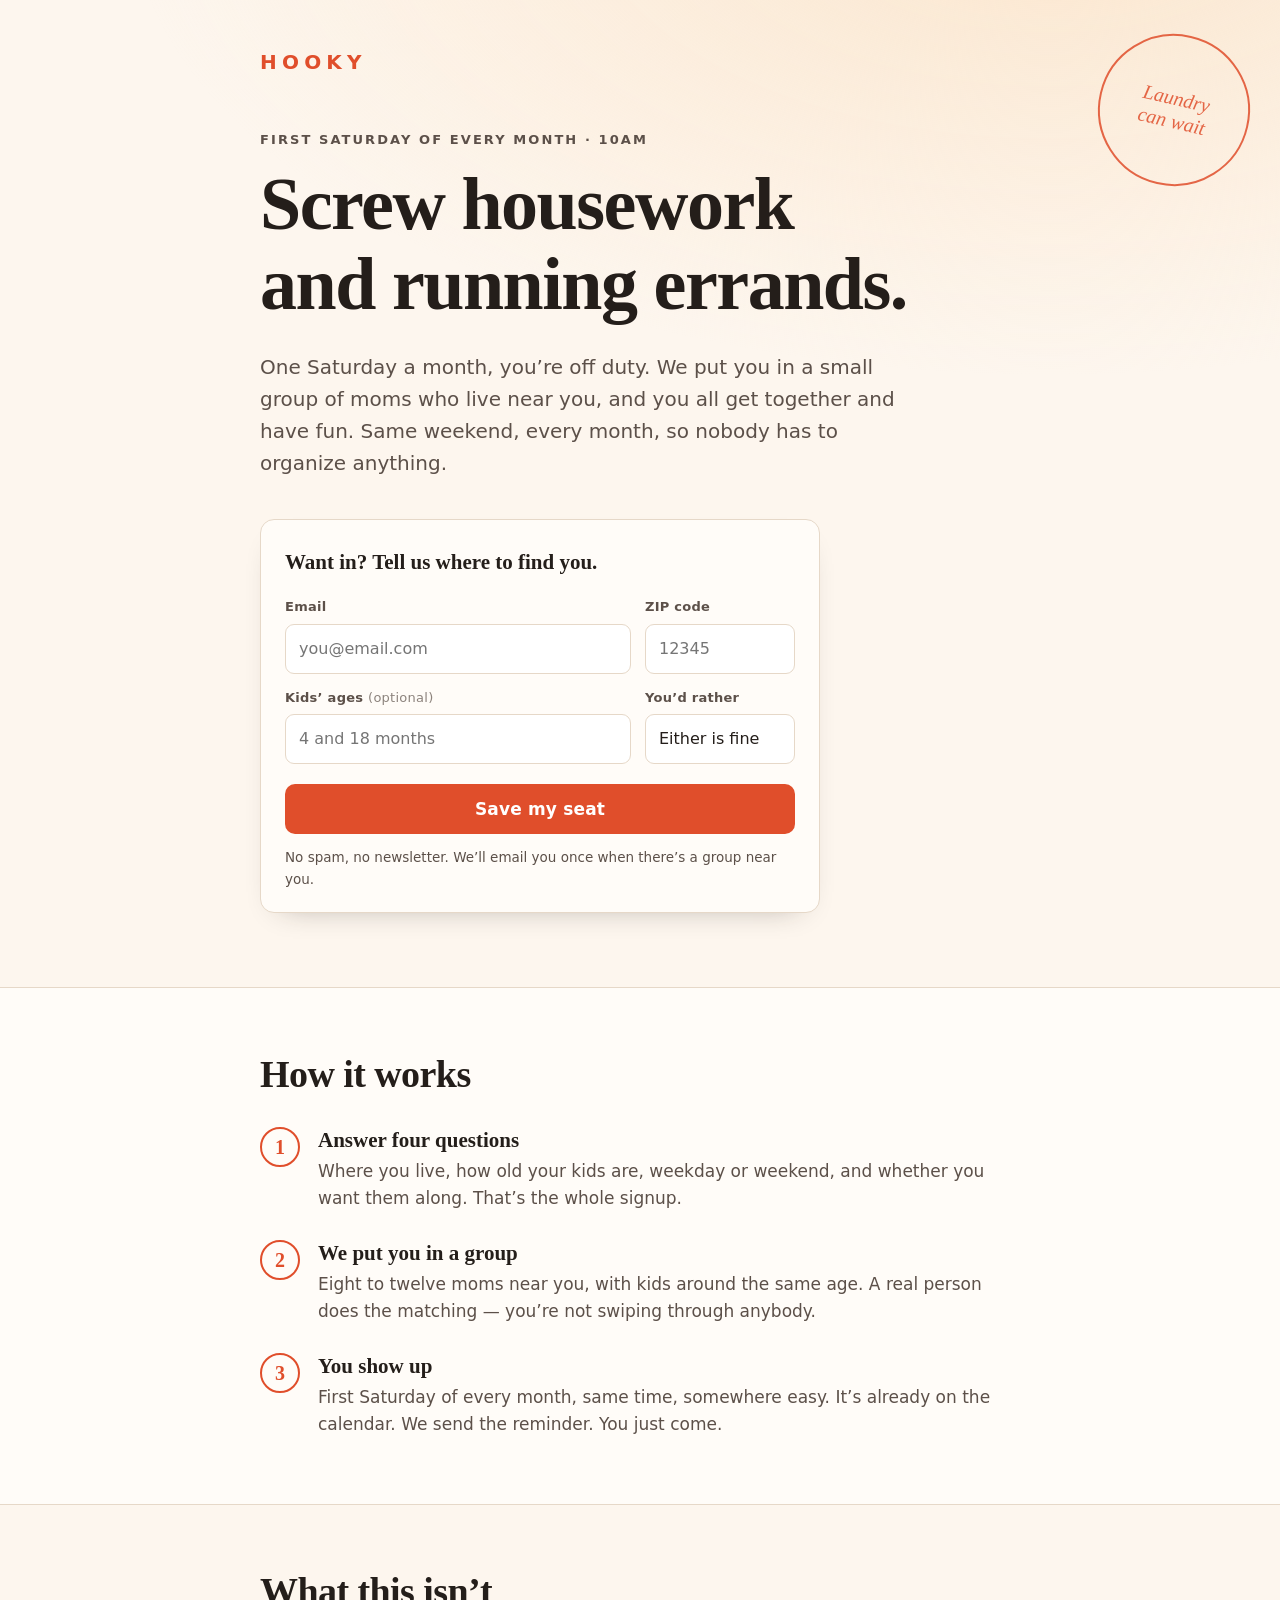
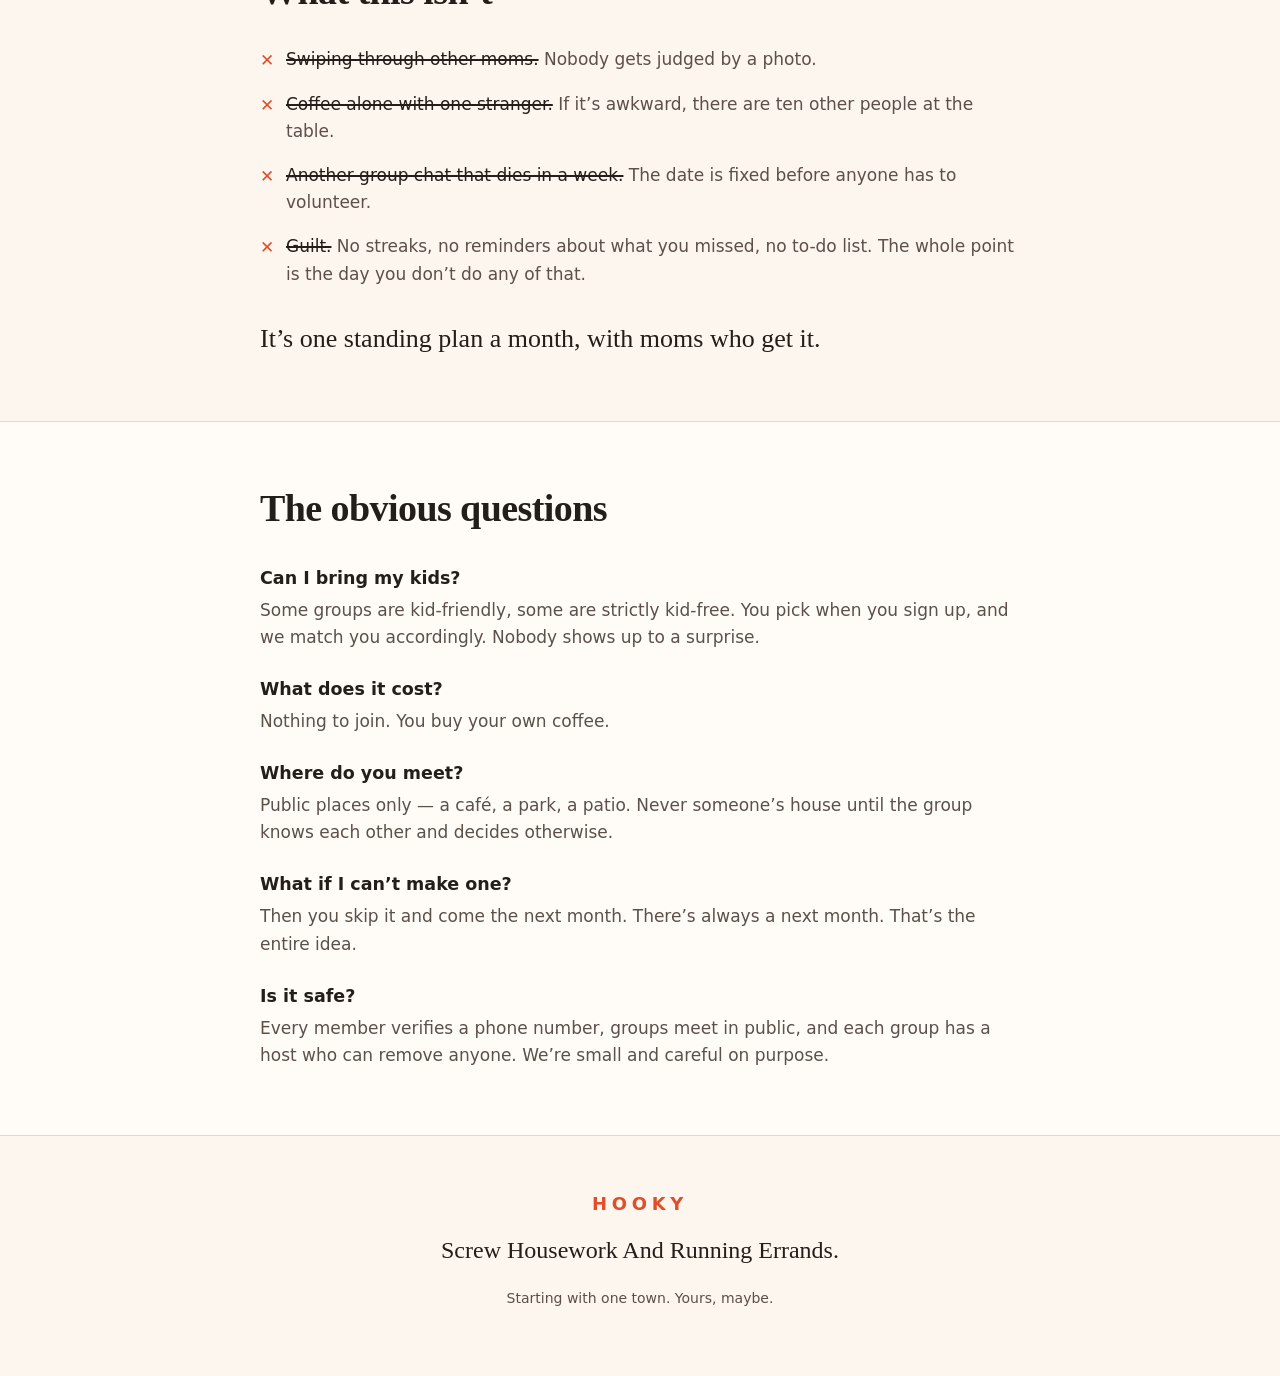
<file: hooky/index.html>
<!DOCTYPE html>
<html lang="en">
<head>
  <meta charset="utf-8">
  <meta name="viewport" content="width=device-width, initial-scale=1">
  <title>Hooky — Screw housework and running errands</title>
  <meta name="description" content="One Saturday a month, you’re off duty. Hooky puts you in a small group of local moms that meets the first Saturday of every month. No swiping. No guilt.">

  <!-- Social preview -->
  <meta property="og:title" content="Hooky — Screw housework and running errands">
  <meta property="og:description" content="One Saturday a month, you’re off duty. A standing plan with moms near you.">
  <meta property="og:type" content="website">

  <link rel="stylesheet" href="styles.css">
  <link rel="icon" href="data:image/svg+xml,<svg xmlns='http://www.w3.org/2000/svg' viewBox='0 0 100 100'><text y='.9em' font-size='90'>👟</text></svg>">
</head>
<body>

<!-- ============================ HERO ============================ -->
<header class="hero">
  <div class="wrap">
    <div class="wordmark">Hooky</div>

    <p class="eyebrow">First Saturday of every month · 10am</p>

    <h1>Screw housework<br>and running errands.</h1>

    <p class="lede">
      One Saturday a month, you’re off duty. We put you in a small group of moms
      who live near you, and you all get together and have fun. Same weekend,
      every month, so nobody has to organize anything.
    </p>

    <!-- ---------------- Signup ---------------- -->
    <form id="signup" class="signup" novalidate>
      <p class="signup-title">Want in? Tell us where to find you.</p>

      <div class="row">
        <label class="field">
          <span>Email</span>
          <input type="email" name="email" id="email" placeholder="you@email.com"
                 autocomplete="email" required>
        </label>

        <label class="field field-sm">
          <span>ZIP code</span>
          <input type="text" name="zip" id="zip" placeholder="12345"
                 inputmode="numeric" maxlength="5" autocomplete="postal-code" required>
        </label>
      </div>

      <div class="row">
        <label class="field">
          <span>Kids’ ages <em>(optional)</em></span>
          <input type="text" name="kids" id="kids" placeholder="4 and 18 months">
        </label>

        <label class="field field-sm">
          <span>You’d rather</span>
          <select name="style" id="style">
            <option value="either">Either is fine</option>
            <option value="kid-free">Come without the kids</option>
            <option value="kids-welcome">Bring the kids</option>
          </select>
        </label>
      </div>

      <button type="submit" id="submitBtn">Save my seat</button>

      <p class="fineprint" id="formNote">
        No spam, no newsletter. We’ll email you once when there’s a group near you.
      </p>
    </form>

    <div class="done" id="done" hidden>
      <p class="done-big">You’re on the list. 🎉</p>
      <p>We’ll email you the minute there’s a group near <span id="doneZip">you</span>.
         In the meantime — go sit down.</p>
    </div>
  </div>

  <div class="stamp" aria-hidden="true">
    <span>Laundry<br>can wait</span>
  </div>
</header>

<!-- ============================ HOW ============================ -->
<section class="how">
  <div class="wrap">
    <h2>How it works</h2>

    <ol class="steps">
      <li>
        <span class="num">1</span>
        <h3>Answer four questions</h3>
        <p>Where you live, how old your kids are, weekday or weekend, and whether
           you want them along. That’s the whole signup.</p>
      </li>
      <li>
        <span class="num">2</span>
        <h3>We put you in a group</h3>
        <p>Eight to twelve moms near you, with kids around the same age. A real
           person does the matching — you’re not swiping through anybody.</p>
      </li>
      <li>
        <span class="num">3</span>
        <h3>You show up</h3>
        <p>First Saturday of every month, same time, somewhere easy. It’s already
           on the calendar. We send the reminder. You just come.</p>
      </li>
    </ol>
  </div>
</section>

<!-- ============================ NOT ============================ -->
<section class="not">
  <div class="wrap">
    <h2>What this isn’t</h2>

    <ul class="nope">
      <li><s>Swiping through other moms.</s> Nobody gets judged by a photo.</li>
      <li><s>Coffee alone with one stranger.</s> If it’s awkward, there are ten
          other people at the table.</li>
      <li><s>Another group chat that dies in a week.</s> The date is fixed before
          anyone has to volunteer.</li>
      <li><s>Guilt.</s> No streaks, no reminders about what you missed, no
          to-do list. The whole point is the day you don’t do any of that.</li>
    </ul>

    <p class="kicker">
      It’s one standing plan a month, with moms who get it.
    </p>
  </div>
</section>

<!-- ============================ FAQ ============================ -->
<section class="faq">
  <div class="wrap">
    <h2>The obvious questions</h2>

    <dl>
      <dt>Can I bring my kids?</dt>
      <dd>Some groups are kid-friendly, some are strictly kid-free. You pick when
          you sign up, and we match you accordingly. Nobody shows up to a
          surprise.</dd>

      <dt>What does it cost?</dt>
      <dd>Nothing to join. You buy your own coffee.</dd>

      <dt>Where do you meet?</dt>
      <dd>Public places only — a café, a park, a patio. Never someone’s house
          until the group knows each other and decides otherwise.</dd>

      <dt>What if I can’t make one?</dt>
      <dd>Then you skip it and come the next month. There’s always a next month.
          That’s the entire idea.</dd>

      <dt>Is it safe?</dt>
      <dd>Every member verifies a phone number, groups meet in public, and each
          group has a host who can remove anyone. We’re small and careful on
          purpose.</dd>
    </dl>
  </div>
</section>

<!-- ============================ FOOTER ============================ -->
<footer>
  <div class="wrap">
    <p class="foot-mark">Hooky</p>
    <p class="foot-tag">Screw Housework And Running Errands.</p>
    <p class="foot-small">Starting with one town. Yours, maybe.</p>
  </div>
</footer>

<script src="app.js"></script>
</body>
</html>
</file>
<file: hooky/styles.css>
/* ============================================================
   Hooky — landing page
   Warm, hand-made, a little rebellious. No frameworks, no fonts
   to download, one accent colour doing most of the work.
   ============================================================ */

:root {
  --cream:    #FDF6EE;
  --paper:    #FFFCF8;
  --ink:      #241E1A;
  --ink-soft: #5C5049;
  --rule:     #E6D8C8;
  --flame:    #E04E2B;   /* accent — buttons, numbers, the stamp */
  --marigold: #F5B841;

  --serif: ui-serif, Georgia, 'Iowan Old Style', 'Times New Roman', serif;
  --sans:  system-ui, -apple-system, 'Segoe UI', Roboto, Helvetica, Arial, sans-serif;
}

* { box-sizing: border-box; }

html { -webkit-text-size-adjust: 100%; }

body {
  margin: 0;
  background: var(--cream);
  color: var(--ink);
  font-family: var(--sans);
  font-size: 17px;
  line-height: 1.6;
  -webkit-font-smoothing: antialiased;
}

.wrap {
  width: min(760px, 100% - 44px);
  margin-inline: auto;
}

h1, h2, h3 { font-family: var(--serif); font-weight: 700; line-height: 1.08; }

/* ---------------- Hero ---------------- */
.hero {
  position: relative;
  padding: 46px 0 74px;
  background:
    radial-gradient(120% 80% at 82% -10%, #FBE6CE 0%, transparent 60%),
    var(--cream);
  border-bottom: 1px solid var(--rule);
  overflow: hidden;
}

.wordmark {
  font-family: var(--sans);
  font-weight: 800;
  font-size: 20px;
  letter-spacing: .26em;
  text-transform: uppercase;
  color: var(--flame);
}

.eyebrow {
  margin: 52px 0 14px;
  font-size: 13px;
  font-weight: 700;
  letter-spacing: .16em;
  text-transform: uppercase;
  color: var(--ink-soft);
}

h1 {
  margin: 0;
  font-size: clamp(40px, 8.4vw, 74px);
  letter-spacing: -.02em;
}

.lede {
  max-width: 33em;
  margin: 26px 0 0;
  font-size: clamp(17px, 2.2vw, 20px);
  color: var(--ink-soft);
}

/* The rotated sticker in the corner. Purely decorative — it needs room to
   sit clear of the headline, so it only appears on wide screens. */
.stamp {
  position: absolute;
  top: 34px;
  right: 30px;
  display: grid;
  place-items: center;
  width: 152px;
  height: 152px;
  transform: rotate(13deg);
  border: 2px solid var(--flame);
  border-radius: 50%;
  color: var(--flame);
  font-family: var(--serif);
  font-style: italic;
  font-size: 20px;
  line-height: 1.15;
  text-align: center;
  opacity: .85;
}

/* ---------------- Signup form ---------------- */
.signup {
  margin-top: 40px;
  padding: 26px 24px 22px;
  max-width: 560px;
  background: var(--paper);
  border: 1px solid var(--rule);
  border-radius: 14px;
  box-shadow: 0 12px 30px -22px rgba(36, 30, 26, .45);
}

.signup-title {
  margin: 0 0 18px;
  font-family: var(--serif);
  font-size: 21px;
  font-weight: 700;
}

/* Gap does the spacing in both directions, so a row that wraps on a narrow
   screen sits at the same rhythm as two separate rows. */
.row { display: flex; gap: 14px; flex-wrap: wrap; margin-bottom: 14px; }

.field { flex: 1 1 220px; display: block; }
.field-sm { flex: 0 1 150px; }

.field > span {
  display: block;
  margin-bottom: 6px;
  font-size: 13px;
  font-weight: 600;
  letter-spacing: .02em;
  color: var(--ink-soft);
}
.field em { font-style: normal; font-weight: 400; opacity: .7; }

input, select {
  width: 100%;
  padding: 11px 13px;
  font: inherit;
  font-size: 16px;             /* 16px keeps iOS from zooming on focus */
  color: var(--ink);
  background: #fff;
  border: 1px solid var(--rule);
  border-radius: 9px;
  transition: border-color .15s, box-shadow .15s;
}
select { appearance: none; background-image: none; }

input:focus, select:focus {
  outline: none;
  border-color: var(--flame);
  box-shadow: 0 0 0 3px rgba(224, 78, 43, .16);
}

input.bad { border-color: var(--flame); background: #FFF4F1; }

button {
  width: 100%;
  margin-top: 6px;
  padding: 15px 20px;
  font-family: var(--sans);
  font-size: 17px;
  font-weight: 700;
  letter-spacing: .01em;
  color: #fff;
  background: var(--flame);
  border: none;
  border-radius: 10px;
  cursor: pointer;
  transition: transform .12s, filter .15s;
}
button:hover { filter: brightness(1.07); }
button:active { transform: translateY(1px); }
button[disabled] { opacity: .6; cursor: default; }

.fineprint {
  margin: 13px 0 0;
  font-size: 13.5px;
  color: var(--ink-soft);
}
.fineprint.err { color: var(--flame); font-weight: 600; }

/* Success state, swapped in for the form */
.done {
  margin-top: 40px;
  padding: 30px 26px;
  max-width: 560px;
  background: var(--paper);
  border: 2px solid var(--flame);
  border-radius: 14px;
}
.done p { margin: 0; color: var(--ink-soft); }
.done-big {
  margin: 0 0 8px !important;
  font-family: var(--serif);
  font-size: 26px;
  font-weight: 700;
  color: var(--ink) !important;
}

/* ---------------- Sections ---------------- */
section { padding: 66px 0; border-bottom: 1px solid var(--rule); }
section h2 {
  margin: 0 0 34px;
  font-size: clamp(28px, 4.6vw, 38px);
  letter-spacing: -.015em;
}

.how { background: var(--paper); }

.steps { margin: 0; padding: 0; list-style: none; display: grid; gap: 30px; }
.steps li { position: relative; padding-left: 58px; }
.steps h3 { margin: 0 0 6px; font-size: 21px; }
.steps p { margin: 0; color: var(--ink-soft); }

.num {
  position: absolute;
  left: 0;
  top: -2px;
  display: grid;
  place-items: center;
  width: 40px;
  height: 40px;
  font-family: var(--serif);
  font-size: 20px;
  font-weight: 700;
  color: var(--flame);
  border: 2px solid var(--flame);
  border-radius: 50%;
}

.nope { margin: 0; padding: 0; list-style: none; display: grid; gap: 17px; }
.nope li {
  padding-left: 26px;
  position: relative;
  color: var(--ink-soft);
}
.nope li::before {
  content: '✕';
  position: absolute;
  left: 0;
  top: 1px;
  font-weight: 700;
  color: var(--flame);
}
.nope s { color: var(--ink); text-decoration-thickness: 2px; }

.kicker {
  margin: 34px 0 0;
  font-family: var(--serif);
  font-size: clamp(21px, 3.2vw, 26px);
  line-height: 1.3;
}

.faq { background: var(--paper); }
.faq dl { margin: 0; }
.faq dt {
  margin-top: 24px;
  font-weight: 700;
  font-size: 17.5px;
}
.faq dt:first-child { margin-top: 0; }
.faq dd { margin: 5px 0 0; color: var(--ink-soft); }

/* ---------------- Footer ---------------- */
footer { padding: 54px 0 66px; text-align: center; }
.foot-mark {
  margin: 0;
  font-weight: 800;
  font-size: 18px;
  letter-spacing: .26em;
  text-transform: uppercase;
  color: var(--flame);
}
.foot-tag {
  margin: 12px 0 0;
  font-family: var(--serif);
  font-size: clamp(19px, 3vw, 24px);
}
.foot-small { margin: 18px 0 0; font-size: 14px; color: var(--ink-soft); }

/* ---------------- Narrower screens ---------------- */
@media (max-width: 1000px) {
  .stamp { display: none; }
}

@media (max-width: 620px) {
  .hero { padding-top: 34px; }
  .eyebrow { margin-top: 38px; }
  section { padding: 52px 0; }
  .field-sm { flex: 1 1 100%; }
}

@media (prefers-reduced-motion: reduce) {
  * { transition: none !important; }
}
</file>
